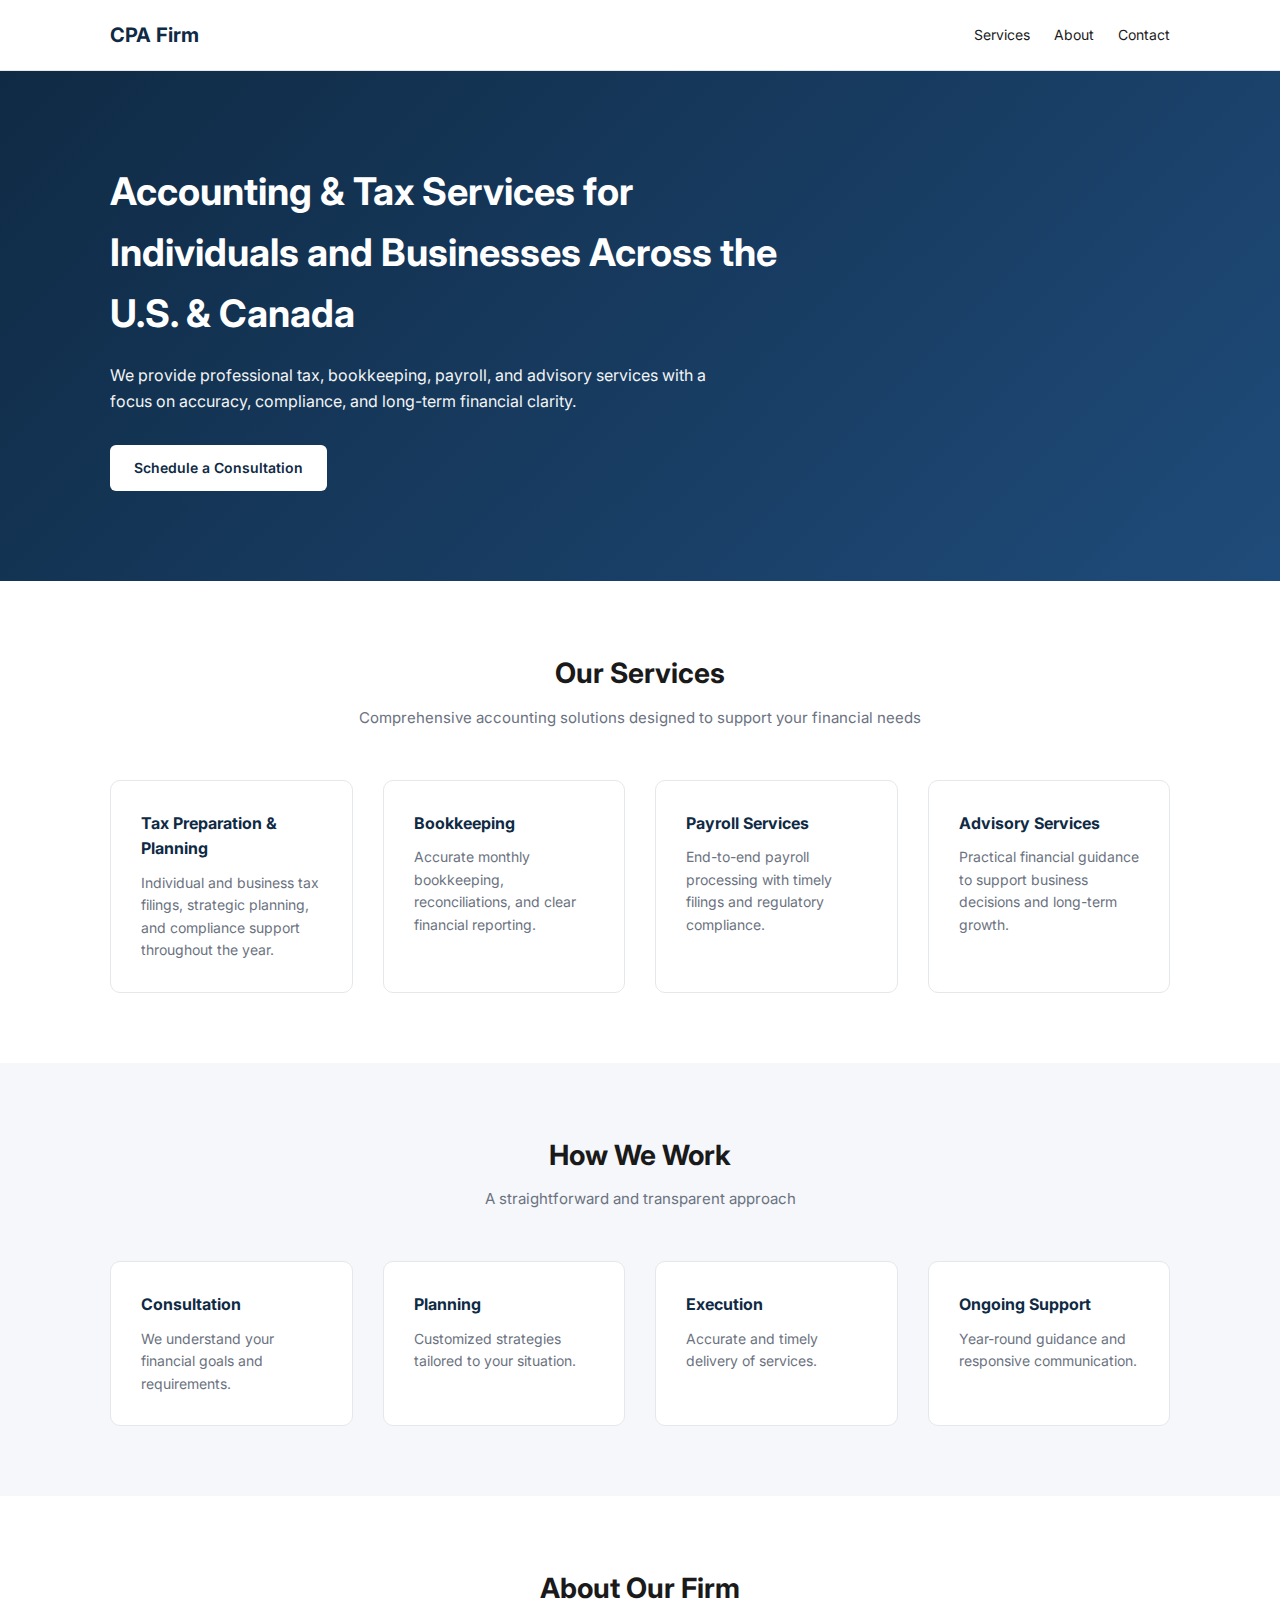
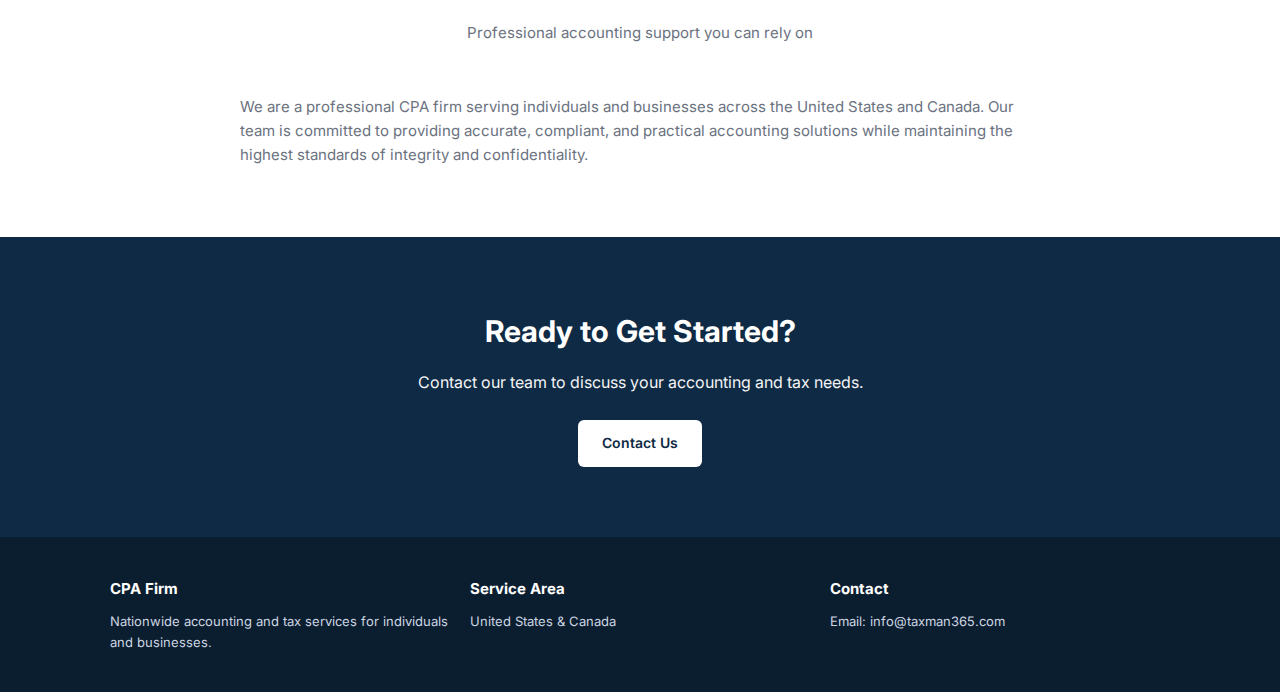
<file: index.html>
<!DOCTYPE html>
<html lang="en">
<head>
  <meta charset="UTF-8" />
  <meta name="viewport" content="width=device-width, initial-scale=1.0" />
  <title>Professional CPA & Accounting Services | USA & Canada</title>
  <meta name="description" content="Nationwide CPA firm providing tax, bookkeeping, payroll, and advisory services for individuals and businesses across the U.S. and Canada." />
  <link rel="preconnect" href="https://fonts.googleapis.com">
  <link rel="preconnect" href="https://fonts.gstatic.com" crossorigin>
  <link href="https://fonts.googleapis.com/css2?family=Inter:wght@300;400;500;600;700&display=swap" rel="stylesheet">
  <style>
    :root {
      --primary: #0f2a44;
      --secondary: #1f4b7a;
      --light: #f5f7fa;
      --text: #1a1a1a;
      --muted: #6b7280;
    }

    * { box-sizing: border-box; margin: 0; padding: 0; }

    body {
      font-family: 'Inter', sans-serif;
      color: var(--text);
      line-height: 1.6;
      background: #ffffff;
    }

    a { text-decoration: none; color: inherit; }

    header {
      background: #ffffff;
      border-bottom: 1px solid #e5e7eb;
      position: sticky;
      top: 0;
      z-index: 100;
    }

    .container {
      max-width: 1100px;
      margin: auto;
      padding: 0 20px;
    }

    .nav {
      display: flex;
      justify-content: space-between;
      align-items: center;
      height: 70px;
    }

    .nav h1 {
      font-size: 20px;
      font-weight: 700;
      color: var(--primary);
    }

    .nav ul {
      list-style: none;
      display: flex;
      gap: 24px;
      font-size: 14px;
    }

    .hero {
      background: linear-gradient(135deg, var(--primary), var(--secondary));
      color: #ffffff;
      padding: 90px 0;
    }

    .hero h2 {
      font-size: 38px;
      max-width: 700px;
      margin-bottom: 20px;
    }

    .hero p {
      max-width: 600px;
      font-size: 16px;
      margin-bottom: 30px;
      opacity: 0.95;
    }

    .btn {
      display: inline-block;
      background: #ffffff;
      color: var(--primary);
      padding: 12px 24px;
      border-radius: 6px;
      font-weight: 600;
      font-size: 14px;
    }

    section {
      padding: 70px 0;
    }

    .section-title {
      text-align: center;
      margin-bottom: 50px;
    }

    .section-title h3 {
      font-size: 28px;
      margin-bottom: 10px;
    }

    .section-title p {
      color: var(--muted);
      font-size: 15px;
    }

    .grid {
      display: grid;
      grid-template-columns: repeat(auto-fit, minmax(240px, 1fr));
      gap: 30px;
    }

    .card {
      background: #ffffff;
      border: 1px solid #e5e7eb;
      border-radius: 10px;
      padding: 30px;
    }

    .card h4 {
      margin-bottom: 10px;
      color: var(--primary);
    }

    .card p {
      font-size: 14px;
      color: var(--muted);
    }

    .process {
      background: var(--light);
    }

    .cta {
      background: var(--primary);
      color: #ffffff;
      text-align: center;
    }

    .cta h3 {
      font-size: 30px;
      margin-bottom: 15px;
    }

    .cta p {
      margin-bottom: 25px;
      opacity: 0.95;
    }

    footer {
      background: #0b1e30;
      color: #cbd5e1;
      padding: 40px 0;
      font-size: 14px;
    }

    footer .grid {
      gap: 20px;
    }

    footer h4 {
      color: #ffffff;
      margin-bottom: 10px;
      font-size: 15px;
    }

    footer p { font-size: 13px; }

    @media (max-width: 600px) {
      .hero h2 { font-size: 30px; }
    }
  </style>
</head>
<body>

<header>
  <div class="container nav">
    <h1>CPA Firm</h1>
    <ul>
      <li><a href="#services">Services</a></li>
      <li><a href="#about">About</a></li>
      <li><a href="#contact">Contact</a></li>
    </ul>
  </div>
</header>

<section class="hero">
  <div class="container">
    <h2>Accounting & Tax Services for Individuals and Businesses Across the U.S. & Canada</h2>
    <p>We provide professional tax, bookkeeping, payroll, and advisory services with a focus on accuracy, compliance, and long-term financial clarity.</p>
    <a href="#contact" class="btn">Schedule a Consultation</a>
  </div>
</section>

<section id="services">
  <div class="container">
    <div class="section-title">
      <h3>Our Services</h3>
      <p>Comprehensive accounting solutions designed to support your financial needs</p>
    </div>
    <div class="grid">
      <div class="card">
        <h4>Tax Preparation & Planning</h4>
        <p>Individual and business tax filings, strategic planning, and compliance support throughout the year.</p>
      </div>
      <div class="card">
        <h4>Bookkeeping</h4>
        <p>Accurate monthly bookkeeping, reconciliations, and clear financial reporting.</p>
      </div>
      <div class="card">
        <h4>Payroll Services</h4>
        <p>End-to-end payroll processing with timely filings and regulatory compliance.</p>
      </div>
      <div class="card">
        <h4>Advisory Services</h4>
        <p>Practical financial guidance to support business decisions and long-term growth.</p>
      </div>
    </div>
  </div>
</section>

<section class="process">
  <div class="container">
    <div class="section-title">
      <h3>How We Work</h3>
      <p>A straightforward and transparent approach</p>
    </div>
    <div class="grid">
      <div class="card"><h4>Consultation</h4><p>We understand your financial goals and requirements.</p></div>
      <div class="card"><h4>Planning</h4><p>Customized strategies tailored to your situation.</p></div>
      <div class="card"><h4>Execution</h4><p>Accurate and timely delivery of services.</p></div>
      <div class="card"><h4>Ongoing Support</h4><p>Year-round guidance and responsive communication.</p></div>
    </div>
  </div>
</section>

<section id="about">
  <div class="container">
    <div class="section-title">
      <h3>About Our Firm</h3>
      <p>Professional accounting support you can rely on</p>
    </div>
    <p style="max-width: 800px; margin: auto; color: var(--muted); font-size: 15px;">
      We are a professional CPA firm serving individuals and businesses across the United States and Canada. Our team is committed to providing accurate, compliant, and practical accounting solutions while maintaining the highest standards of integrity and confidentiality.
    </p>
  </div>
</section>

<section id="contact" class="cta">
  <div class="container">
    <h3>Ready to Get Started?</h3>
    <p>Contact our team to discuss your accounting and tax needs.</p>
    <a href="mailto:info@taxman365.com" class="btn">Contact Us</a>
  </div>
</section>

<footer>
  <div class="container grid">
    <div>
      <h4>CPA Firm</h4>
      <p>Nationwide accounting and tax services for individuals and businesses.</p>
    </div>
    <div>
      <h4>Service Area</h4>
      <p>United States & Canada</p>
    </div>
    <div>
      <h4>Contact</h4>
      <p>Email: info@taxman365.com</p>
    </div>
  </div>
</footer>

</body>
</html>
</file>
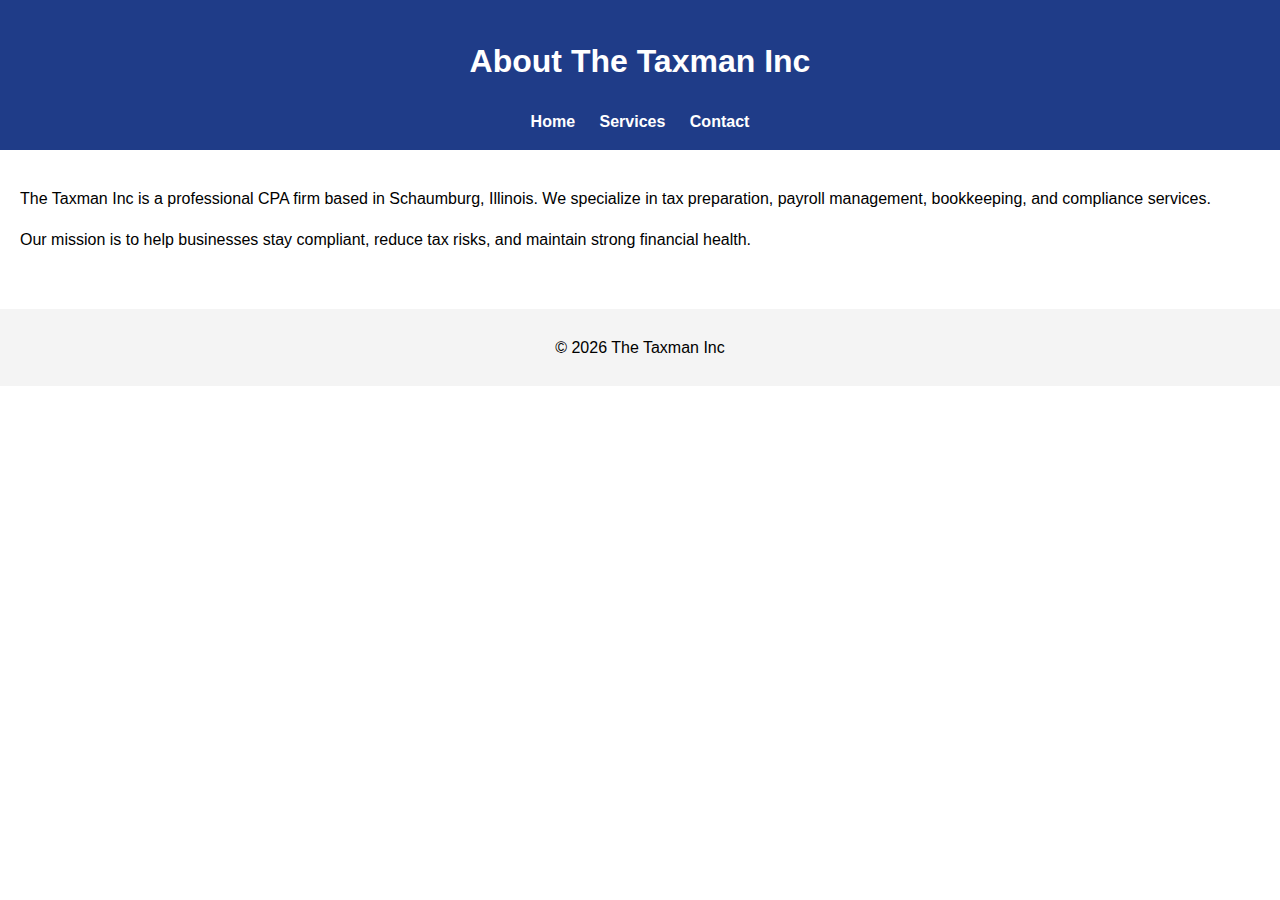
<file: about.html>
<!DOCTYPE html>
<html lang="en">
<head>
    <meta charset="UTF-8">
    <title>About Us | The Taxman Inc</title>
    <link rel="stylesheet" href="style.css">
</head>
<body>

<header>
    <h1>About The Taxman Inc</h1>
    <nav>
        <a href="index.html">Home</a>
        <a href="services.html">Services</a>
        <a href="contact.html">Contact</a>
    </nav>
</header>

<section>
    <p>
        The Taxman Inc is a professional CPA firm based in Schaumburg, Illinois.
        We specialize in tax preparation, payroll management, bookkeeping,
        and compliance services.
    </p>
    <p>
        Our mission is to help businesses stay compliant, reduce tax risks,
        and maintain strong financial health.
    </p>
</section>

<footer>
    <p>© 2026 The Taxman Inc</p>
</footer>

</body>
</html>
</file>
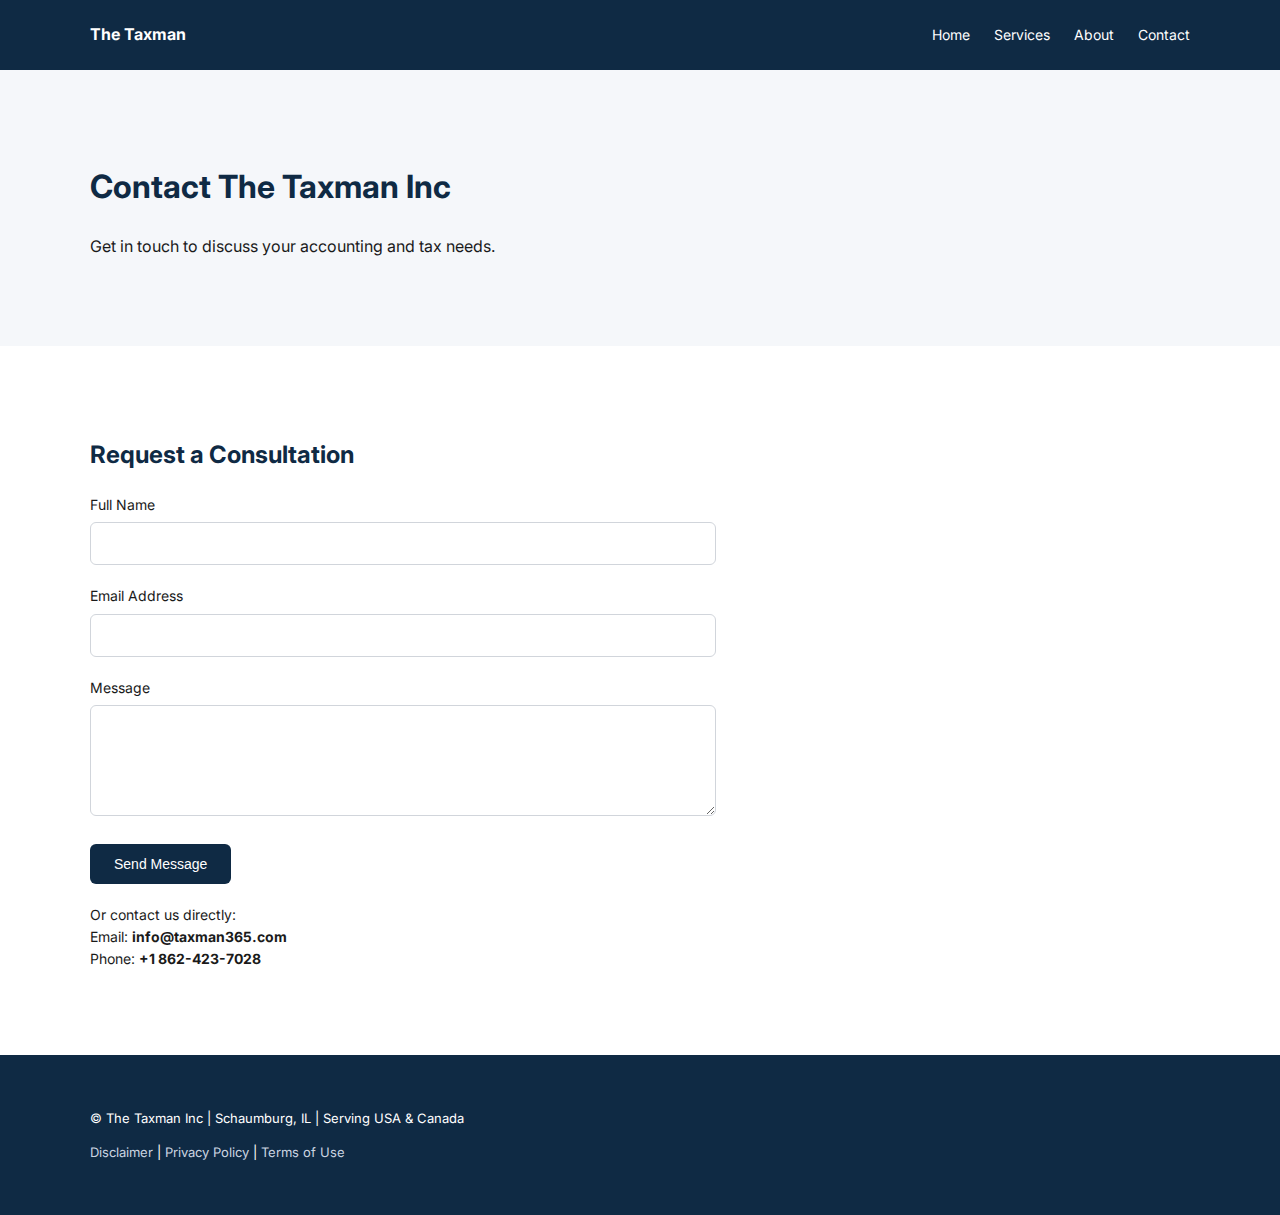
<file: contact.html>
<!DOCTYPE html>
<html lang="en">
<head>
  <meta charset="UTF-8" />
  <meta name="viewport" content="width=device-width, initial-scale=1.0" />
  <title>Contact Us | The Taxman Inc</title>
  <meta name="description" content="Contact The Taxman Inc for professional tax, accounting, bookkeeping, payroll, and advisory services across the USA and Canada." />
  <link href="https://fonts.googleapis.com/css2?family=Inter:wght@300;400;500;600;700&display=swap" rel="stylesheet">
  <style>
    body { font-family: 'Inter', sans-serif; margin:0; color:#1a1a1a; line-height:1.6; }
    header, footer { background:#0f2a44; color:#fff; }
    .container { max-width:1100px; margin:auto; padding:0 20px; }
    header .nav { display:flex; justify-content:space-between; align-items:center; height:70px; }
    header a { color:#fff; margin-left:20px; font-size:14px; text-decoration:none; }
    section { padding:70px 0; }
    h1,h2 { color:#0f2a44; }
    .hero { background:#f5f7fa; }
    .form-wrapper { max-width:600px; }
    label { display:block; margin-bottom:6px; font-size:14px; }
    input, textarea {
      width:100%;
      padding:12px;
      margin-bottom:20px;
      border:1px solid #d1d5db;
      border-radius:6px;
      font-family:inherit;
      font-size:14px;
    }
    button {
      background:#0f2a44;
      color:#fff;
      border:none;
      padding:12px 24px;
      font-size:14px;
      border-radius:6px;
      cursor:pointer;
    }
    footer { padding:40px 0; font-size:13px; }
    footer a { color:#cbd5e1; text-decoration:none; }
  </style>
</head>
<body>

<header>
  <div class="container nav">
    <strong>The Taxman</strong>
    <div>
      <a href="index.html">Home</a>
      <a href="services.html">Services</a>
      <a href="about.html">About</a>
      <a href="contact.html">Contact</a>
    </div>
  </div>
</header>

<section class="hero">
  <div class="container">
    <h1>Contact The Taxman Inc</h1>
    <p>Get in touch to discuss your accounting and tax needs.</p>
  </div>
</section>

<section>
  <div class="container">
    <div class="form-wrapper">
      <h2>Request a Consultation</h2>

      <!-- NOTE:
           This form does not process submissions by itself.
           To make it functional, connect it to:
           - Formspree
           - Netlify Forms
           - EmailJS
           - Backend service
      -->

      <form method="POST" action="https://formspree.io/f/mkogqqgg">
        <label for="name">Full Name</label>
        <input type="text" id="name" name="name" required />

        <label for="email">Email Address</label>
        <input type="email" id="email" name="email" required />

        <label for="message">Message</label>
        <textarea id="message" name="message" rows="5" required></textarea>

        <button type="submit">Send Message</button>
      </form>

      <p style="margin-top:20px;font-size:14px;">
        Or contact us directly:<br>
        Email: <strong>info@taxman365.com</strong><br>
        Phone: <strong>+1 862-423-7028</strong>
      </p>
    </div>
  </div>
</section>

<footer>
  <div class="container">
    <p>© The Taxman Inc | Schaumburg, IL | Serving USA & Canada</p>
    <p>
      <a href="disclaimer.html">Disclaimer</a> |
      <a href="privacy.html">Privacy Policy</a> |
      <a href="terms.html">Terms of Use</a>
    </p>
  </div>
</footer>

</body>
</html>
</file>
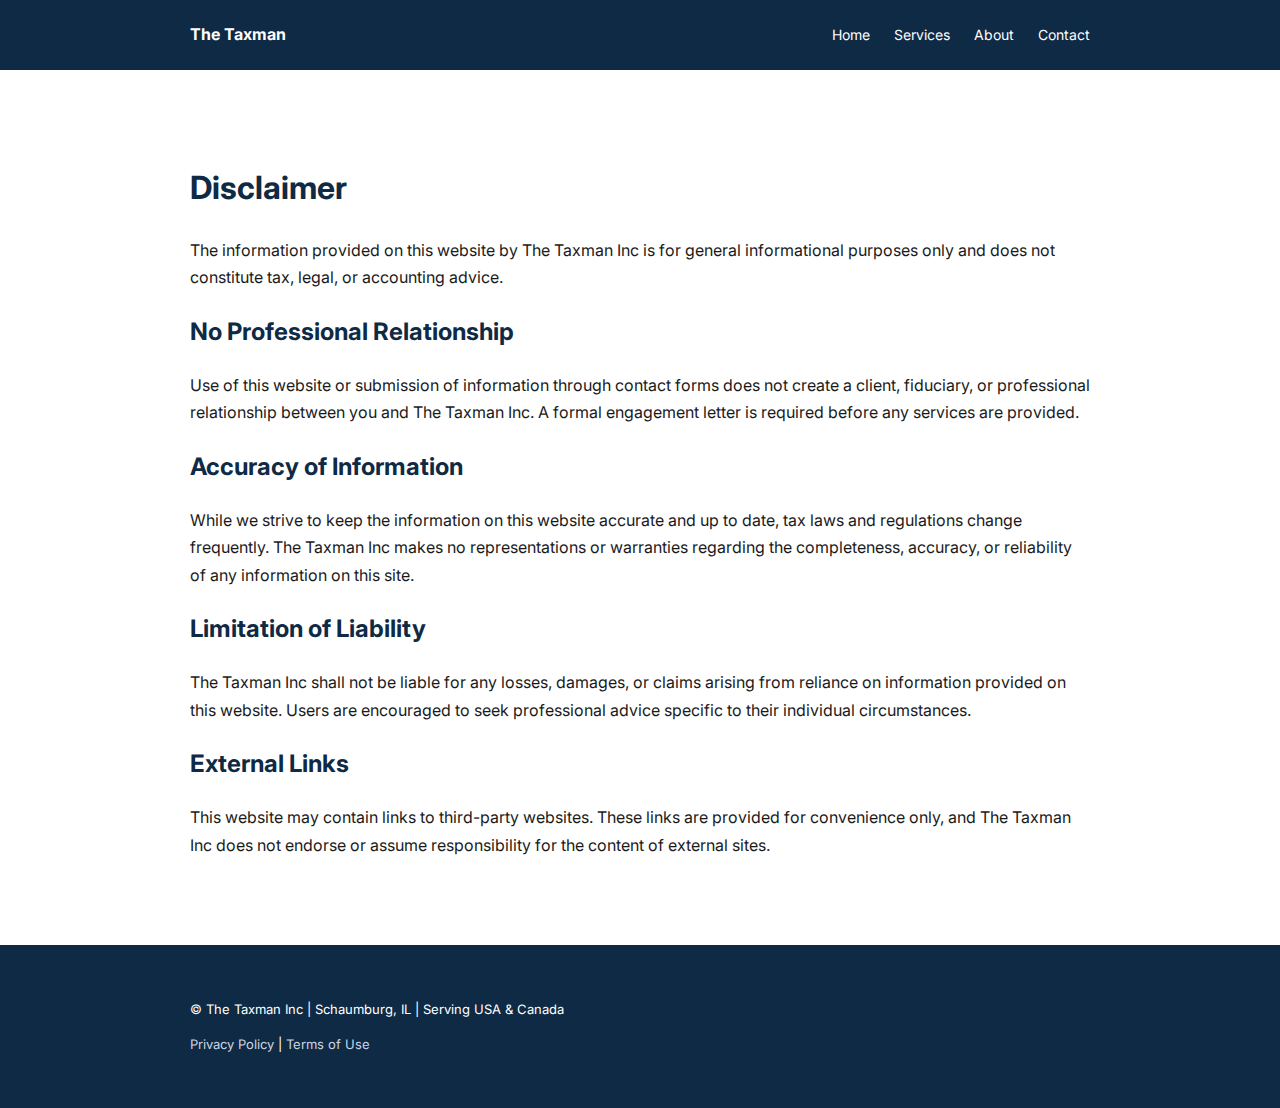
<file: disclaimer.html>
<!DOCTYPE html>
<html lang="en">
<head>
  <meta charset="UTF-8" />
  <meta name="viewport" content="width=device-width, initial-scale=1.0" />
  <title>Disclaimer | The Taxman Inc</title>
  <meta name="description" content="Legal disclaimer for The Taxman Inc outlining limitations of information provided on this website." />
  <link href="https://fonts.googleapis.com/css2?family=Inter:wght@300;400;500;600;700&display=swap" rel="stylesheet">
  <style>
    body { font-family: 'Inter', sans-serif; margin:0; color:#1a1a1a; line-height:1.7; }
    header, footer { background:#0f2a44; color:#fff; }
    .container { max-width:900px; margin:auto; padding:0 20px; }
    header .nav { display:flex; justify-content:space-between; align-items:center; height:70px; }
    header a { color:#fff; margin-left:20px; font-size:14px; text-decoration:none; }
    section { padding:70px 0; }
    h1,h2 { color:#0f2a44; }
    footer { padding:40px 0; font-size:13px; }
    footer a { color:#cbd5e1; text-decoration:none; }
  </style>
</head>
<body>

<header>
  <div class="container nav">
    <strong>The Taxman</strong>
    <div>
      <a href="index.html">Home</a>
      <a href="services.html">Services</a>
      <a href="about.html">About</a>
      <a href="contact.html">Contact</a>
    </div>
  </div>
</header>

<section>
  <div class="container">
    <h1>Disclaimer</h1>

    <p>
      The information provided on this website by The Taxman Inc is for general
      informational purposes only and does not constitute tax, legal, or accounting advice.
    </p>

    <h2>No Professional Relationship</h2>
    <p>
      Use of this website or submission of information through contact forms does not
      create a client, fiduciary, or professional relationship between you and
      The Taxman Inc. A formal engagement letter is required before any services are provided.
    </p>

    <h2>Accuracy of Information</h2>
    <p>
      While we strive to keep the information on this website accurate and up to date,
      tax laws and regulations change frequently. The Taxman Inc makes no representations
      or warranties regarding the completeness, accuracy, or reliability of any information
      on this site.
    </p>

    <h2>Limitation of Liability</h2>
    <p>
      The Taxman Inc shall not be liable for any losses, damages, or claims arising from
      reliance on information provided on this website. Users are encouraged to seek
      professional advice specific to their individual circumstances.
    </p>

    <h2>External Links</h2>
    <p>
      This website may contain links to third-party websites. These links are provided
      for convenience only, and The Taxman Inc does not endorse or assume responsibility
      for the content of external sites.
    </p>
  </div>
</section>

<footer>
  <div class="container">
    <p>© The Taxman Inc | Schaumburg, IL | Serving USA & Canada</p>
    <p>
      <a href="privacy.html">Privacy Policy</a> |
      <a href="terms.html">Terms of Use</a>
    </p>
  </div>
</footer>

</body>
</html>
</file>
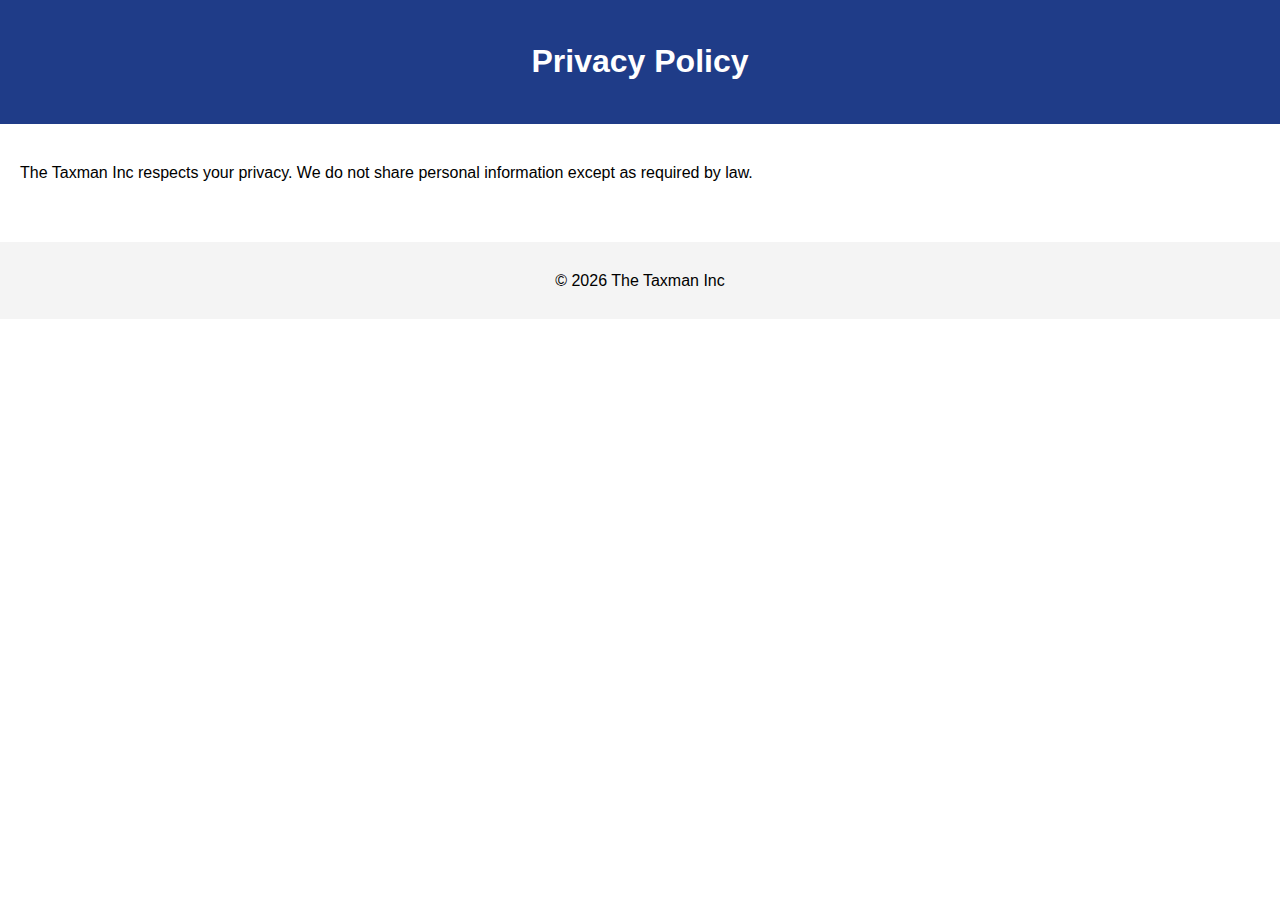
<file: privacy.html>
<!DOCTYPE html>
<html lang="en">
<head>
    <meta charset="UTF-8">
    <title>Privacy Policy | The Taxman Inc</title>
    <link rel="stylesheet" href="style.css">
</head>
<body>

<header>
    <h1>Privacy Policy</h1>
</header>

<section>
    <p>
        The Taxman Inc respects your privacy. We do not share personal information
        except as required by law.
    </p>
</section>

<footer>
    <p>© 2026 The Taxman Inc</p>
</footer>

</body>
</html>
</file>
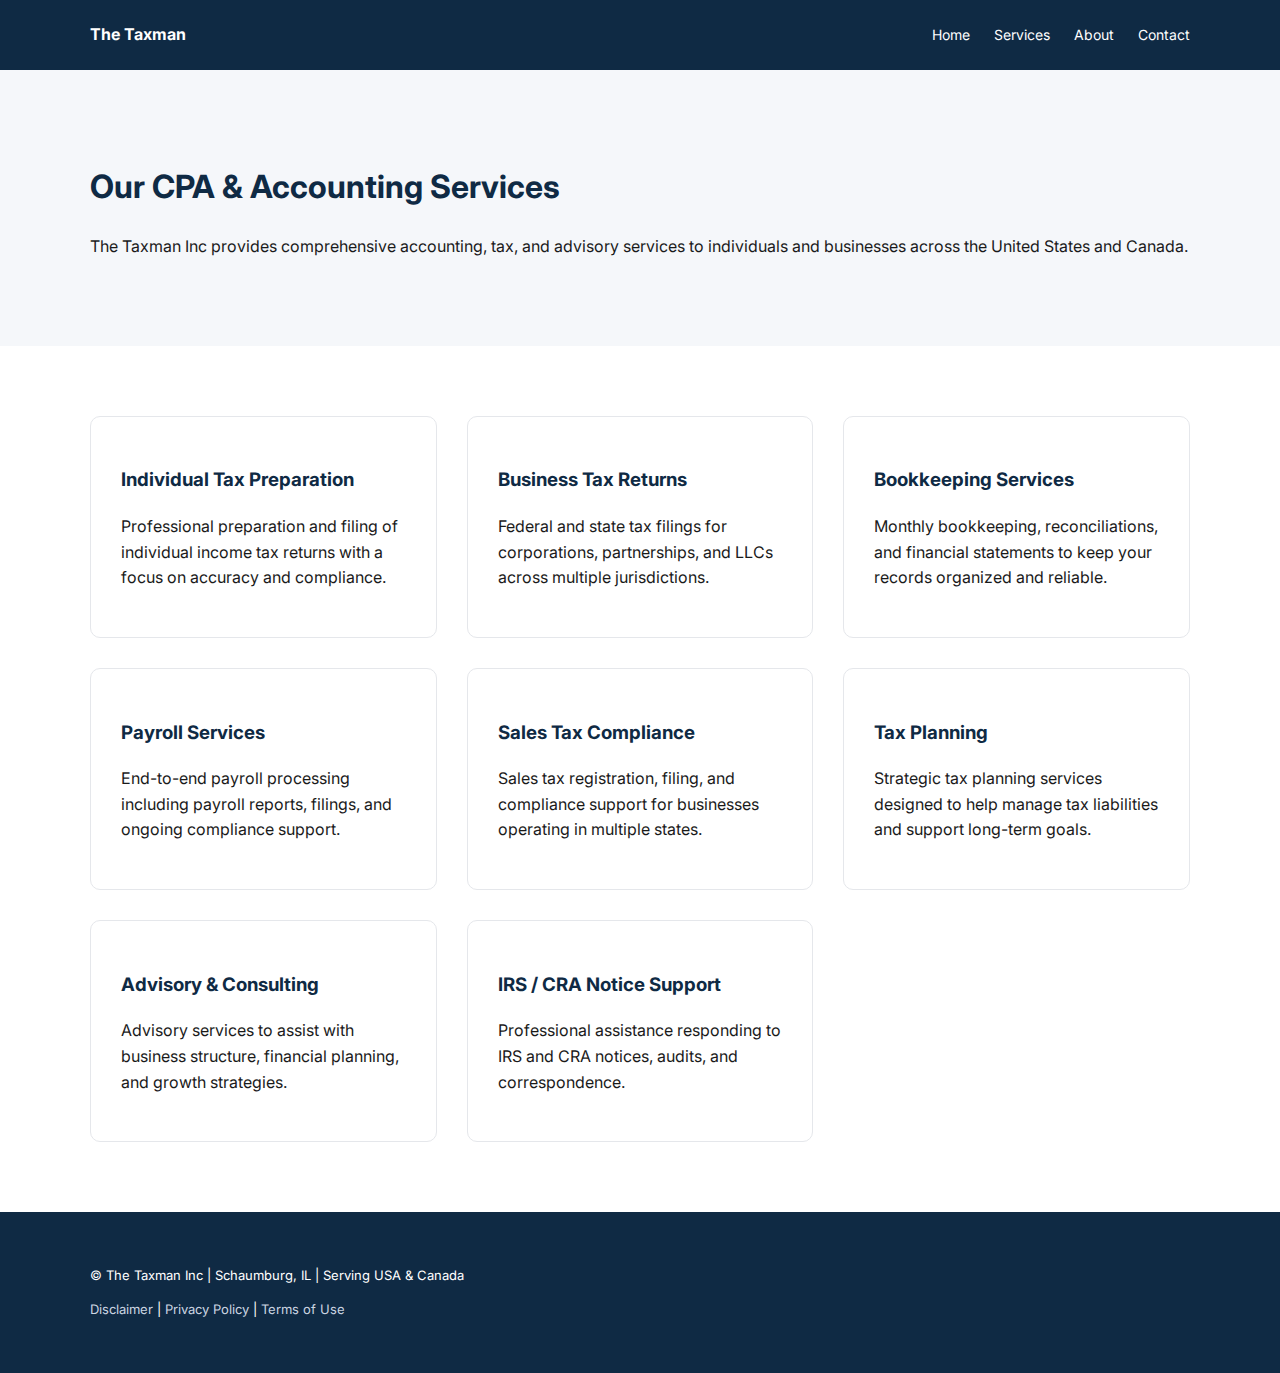
<file: services.html>
<!DOCTYPE html>
<html lang="en">
<head>
  <meta charset="UTF-8" />
  <meta name="viewport" content="width=device-width, initial-scale=1.0" />
  <title>CPA & Accounting Services | The Taxman Inc</title>
  <meta name="description" content="The Taxman Inc provides professional CPA services including tax preparation, bookkeeping, payroll, sales tax, and advisory services across the USA and Canada." />
  <link href="https://fonts.googleapis.com/css2?family=Inter:wght@300;400;500;600;700&display=swap" rel="stylesheet">
  <style>
    body { font-family: 'Inter', sans-serif; margin:0; color:#1a1a1a; line-height:1.6; }
    header, footer { background:#0f2a44; color:#fff; }
    .container { max-width:1100px; margin:auto; padding:0 20px; }
    header .nav { display:flex; justify-content:space-between; align-items:center; height:70px; }
    header a { color:#fff; margin-left:20px; font-size:14px; text-decoration:none; }
    section { padding:70px 0; }
    h1,h2,h3 { color:#0f2a44; }
    .hero { background:#f5f7fa; }
    .grid { display:grid; grid-template-columns:repeat(auto-fit,minmax(260px,1fr)); gap:30px; }
    .card { border:1px solid #e5e7eb; border-radius:10px; padding:30px; }
    footer { padding:40px 0; font-size:13px; }
    footer a { color:#cbd5e1; text-decoration:none; }
  </style>
</head>
<body>

<header>
  <div class="container nav">
    <strong>The Taxman</strong>
    <div>
      <a href="index.html">Home</a>
      <a href="services.html">Services</a>
      <a href="about.html">About</a>
      <a href="contact.html">Contact</a>
    </div>
  </div>
</header>

<section class="hero">
  <div class="container">
    <h1>Our CPA & Accounting Services</h1>
    <p>
      The Taxman Inc provides comprehensive accounting, tax, and advisory services
      to individuals and businesses across the United States and Canada.
    </p>
  </div>
</section>

<section>
  <div class="container grid">
    <div class="card">
      <h3>Individual Tax Preparation</h3>
      <p>Professional preparation and filing of individual income tax returns with a focus on accuracy and compliance.</p>
    </div>

    <div class="card">
      <h3>Business Tax Returns</h3>
      <p>Federal and state tax filings for corporations, partnerships, and LLCs across multiple jurisdictions.</p>
    </div>

    <div class="card">
      <h3>Bookkeeping Services</h3>
      <p>Monthly bookkeeping, reconciliations, and financial statements to keep your records organized and reliable.</p>
    </div>

    <div class="card">
      <h3>Payroll Services</h3>
      <p>End-to-end payroll processing including payroll reports, filings, and ongoing compliance support.</p>
    </div>

    <div class="card">
      <h3>Sales Tax Compliance</h3>
      <p>Sales tax registration, filing, and compliance support for businesses operating in multiple states.</p>
    </div>

    <div class="card">
      <h3>Tax Planning</h3>
      <p>Strategic tax planning services designed to help manage tax liabilities and support long-term goals.</p>
    </div>

    <div class="card">
      <h3>Advisory & Consulting</h3>
      <p>Advisory services to assist with business structure, financial planning, and growth strategies.</p>
    </div>

    <div class="card">
      <h3>IRS / CRA Notice Support</h3>
      <p>Professional assistance responding to IRS and CRA notices, audits, and correspondence.</p>
    </div>
  </div>
</section>

<footer>
  <div class="container">
    <p>© The Taxman Inc | Schaumburg, IL | Serving USA & Canada</p>
    <p>
      <a href="disclaimer.html">Disclaimer</a> |
      <a href="privacy.html">Privacy Policy</a> |
      <a href="terms.html">Terms of Use</a>
    </p>
  </div>
</footer>

</body>
</html>
</file>
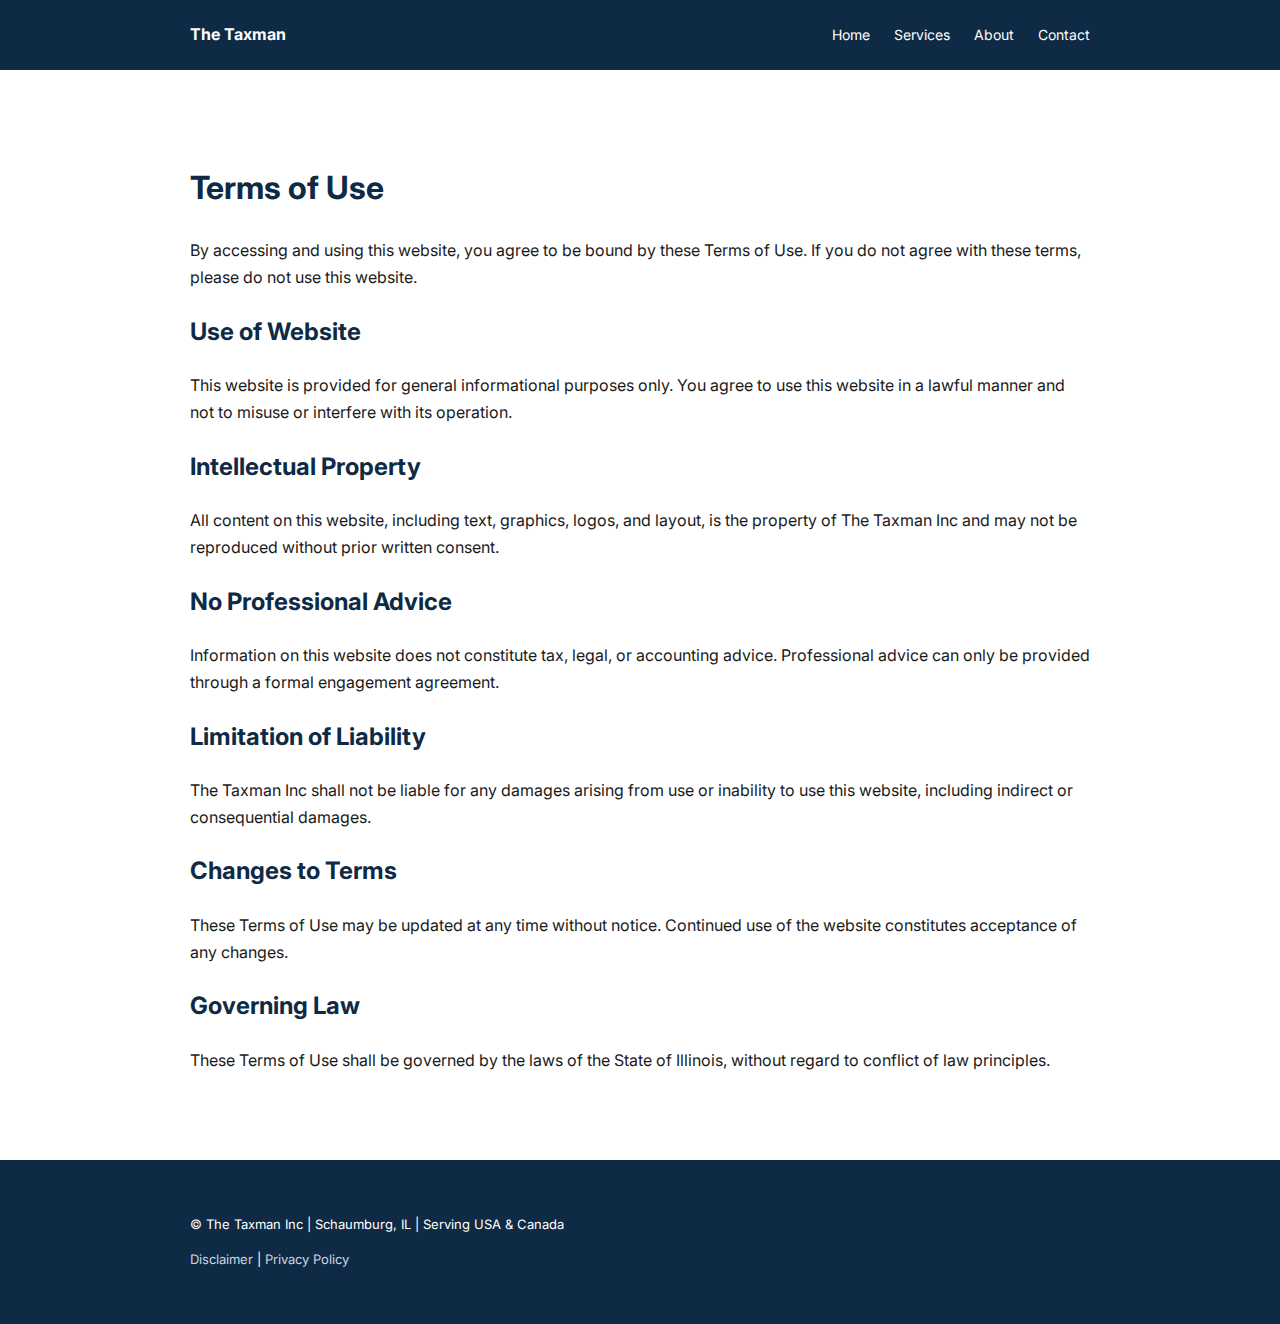
<file: terms.html>
<!DOCTYPE html>
<html lang="en">
<head>
  <meta charset="UTF-8" />
  <meta name="viewport" content="width=device-width, initial-scale=1.0" />
  <title>Terms of Use | The Taxman Inc</title>
  <meta name="description" content="Terms of use governing access to and use of The Taxman Inc website." />
  <link href="https://fonts.googleapis.com/css2?family=Inter:wght@300;400;500;600;700&display=swap" rel="stylesheet">
  <style>
    body { font-family: 'Inter', sans-serif; margin:0; color:#1a1a1a; line-height:1.7; }
    header, footer { background:#0f2a44; color:#fff; }
    .container { max-width:900px; margin:auto; padding:0 20px; }
    header .nav { display:flex; justify-content:space-between; align-items:center; height:70px; }
    header a { color:#fff; margin-left:20px; font-size:14px; text-decoration:none; }
    section { padding:70px 0; }
    h1,h2 { color:#0f2a44; }
    footer { padding:40px 0; font-size:13px; }
    footer a { color:#cbd5e1; text-decoration:none; }
  </style>
</head>
<body>

<header>
  <div class="container nav">
    <strong>The Taxman</strong>
    <div>
      <a href="index.html">Home</a>
      <a href="services.html">Services</a>
      <a href="about.html">About</a>
      <a href="contact.html">Contact</a>
    </div>
  </div>
</header>

<section>
  <div class="container">
    <h1>Terms of Use</h1>

    <p>
      By accessing and using this website, you agree to be bound by these Terms of Use.
      If you do not agree with these terms, please do not use this website.
    </p>

    <h2>Use of Website</h2>
    <p>
      This website is provided for general informational purposes only. You agree to use
      this website in a lawful manner and not to misuse or interfere with its operation.
    </p>

    <h2>Intellectual Property</h2>
    <p>
      All content on this website, including text, graphics, logos, and layout, is the
      property of The Taxman Inc and may not be reproduced without prior written consent.
    </p>

    <h2>No Professional Advice</h2>
    <p>
      Information on this website does not constitute tax, legal, or accounting advice.
      Professional advice can only be provided through a formal engagement agreement.
    </p>

    <h2>Limitation of Liability</h2>
    <p>
      The Taxman Inc shall not be liable for any damages arising from use or inability
      to use this website, including indirect or consequential damages.
    </p>

    <h2>Changes to Terms</h2>
    <p>
      These Terms of Use may be updated at any time without notice. Continued use of
      the website constitutes acceptance of any changes.
    </p>

    <h2>Governing Law</h2>
    <p>
      These Terms of Use shall be governed by the laws of the State of Illinois, without
      regard to conflict of law principles.
    </p>
  </div>
</section>

<footer>
  <div class="container">
    <p>© The Taxman Inc | Schaumburg, IL | Serving USA & Canada</p>
    <p>
      <a href="disclaimer.html">Disclaimer</a> |
      <a href="privacy.html">Privacy Policy</a>
    </p>
  </div>
</footer>

</body>
</html>
</file>
<file: style.css>
body {
    font-family: Arial, sans-serif;
    margin: 0;
    padding: 0;
    line-height: 1.6;
}

header {
    background: #1f3c88;
    color: #ffffff;
    padding: 15px;
    text-align: center;
}

nav a {
    color: #ffffff;
    margin: 0 10px;
    text-decoration: none;
    font-weight: bold;
}

section {
    padding: 20px;
}

footer {
    background: #f4f4f4;
    text-align: center;
    padding: 10px;
    margin-top: 20px;
}
</file>
